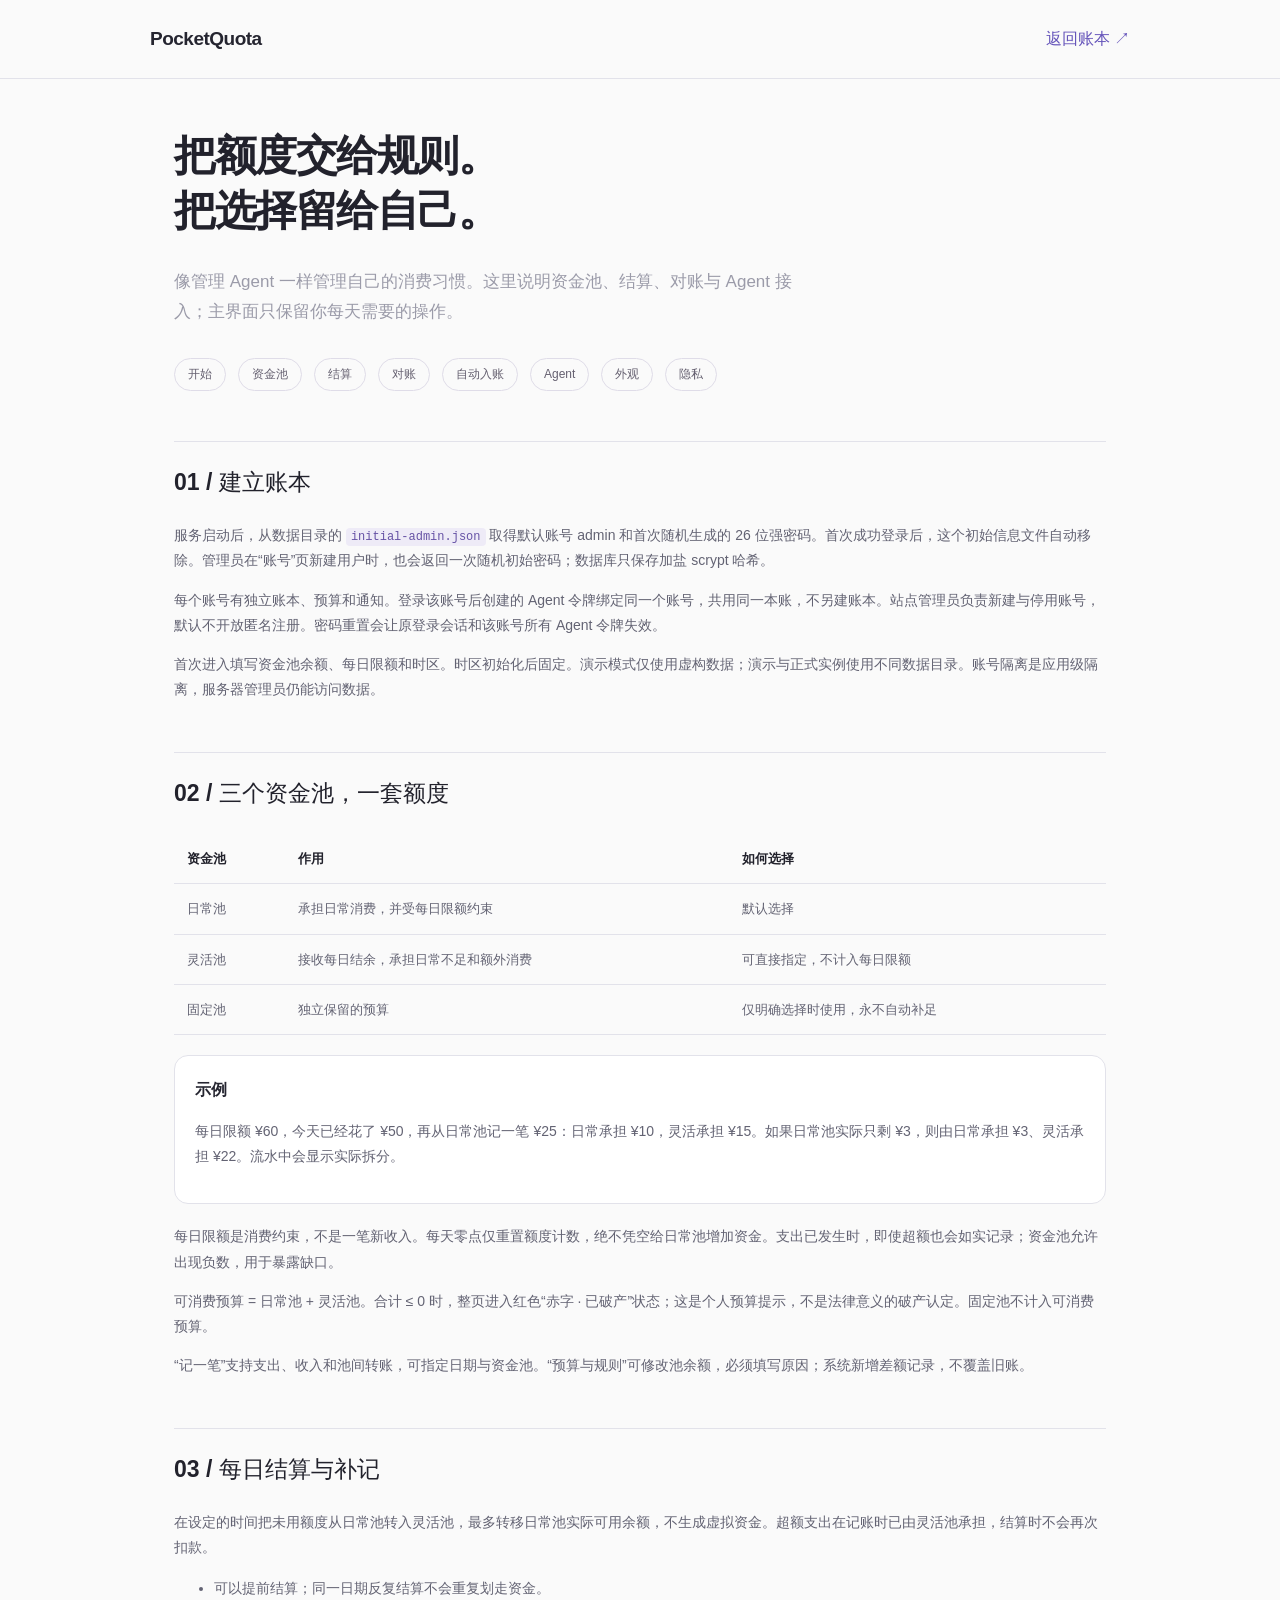
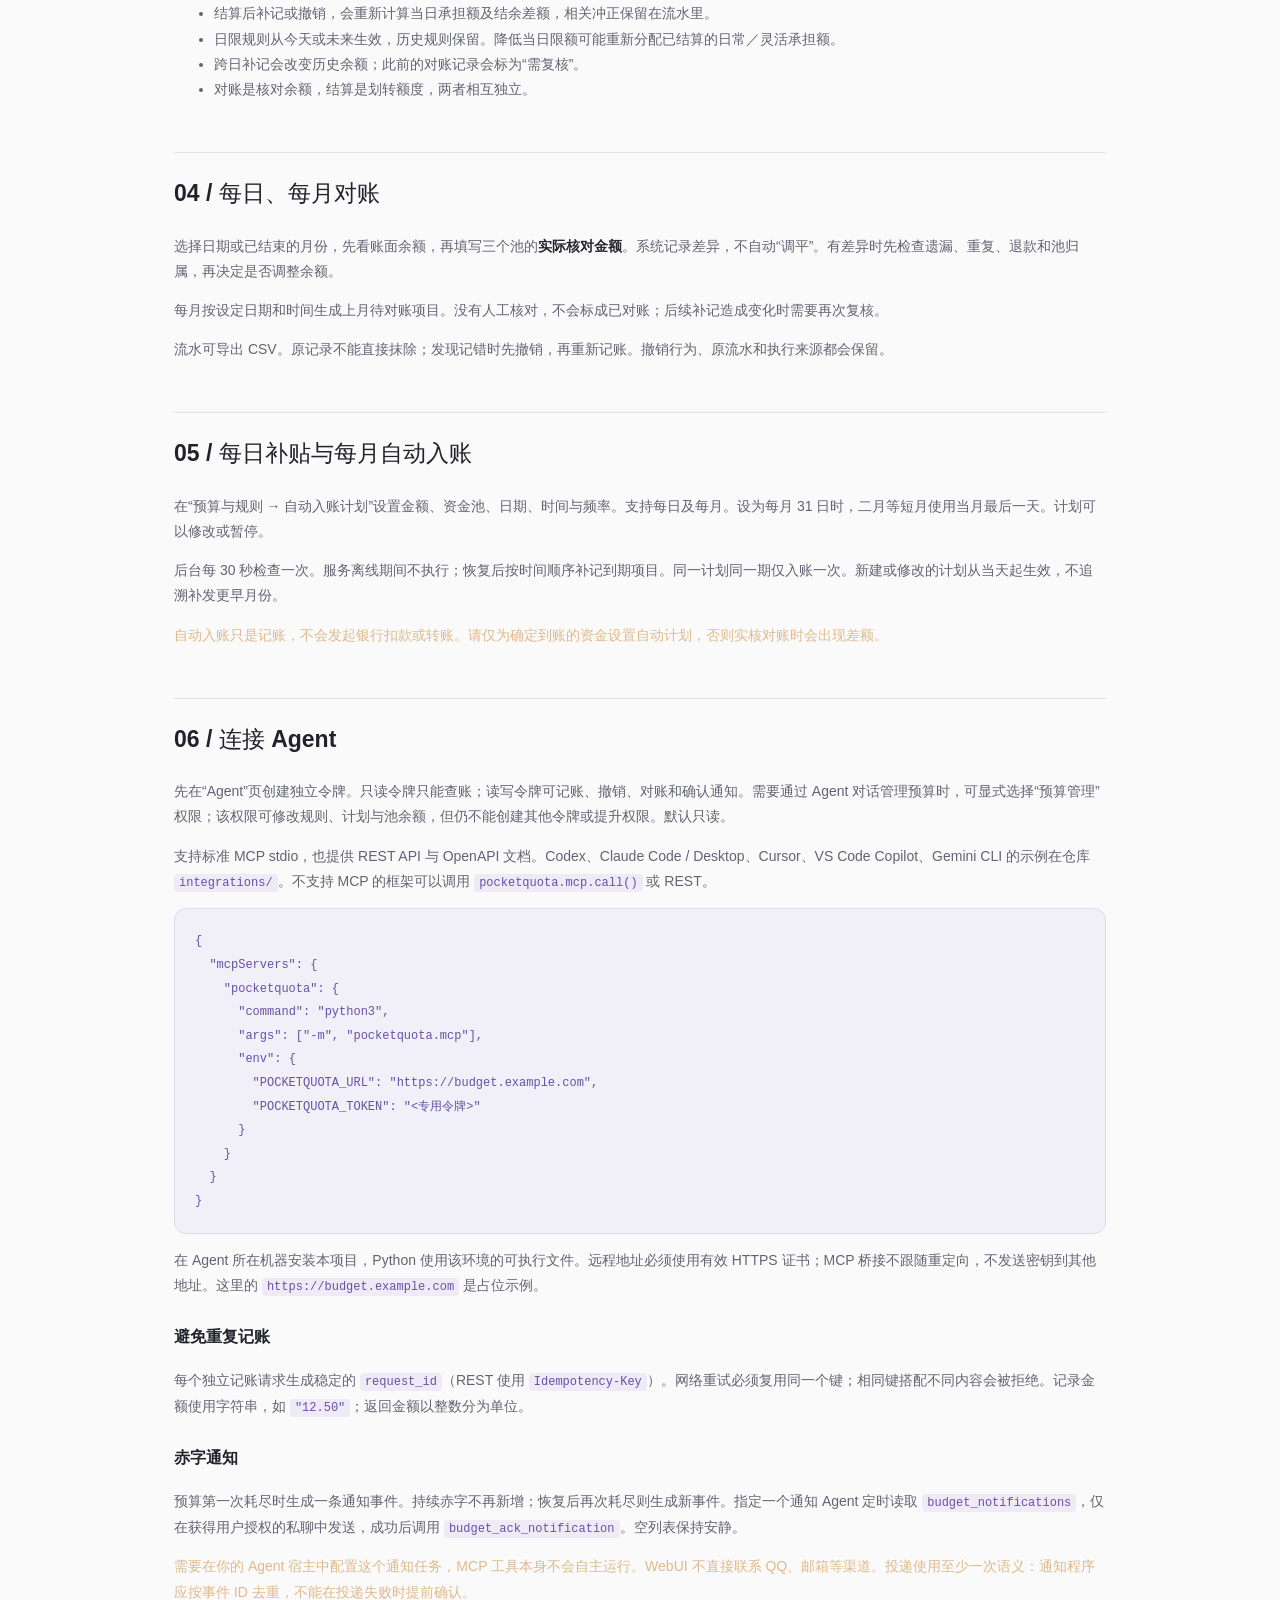
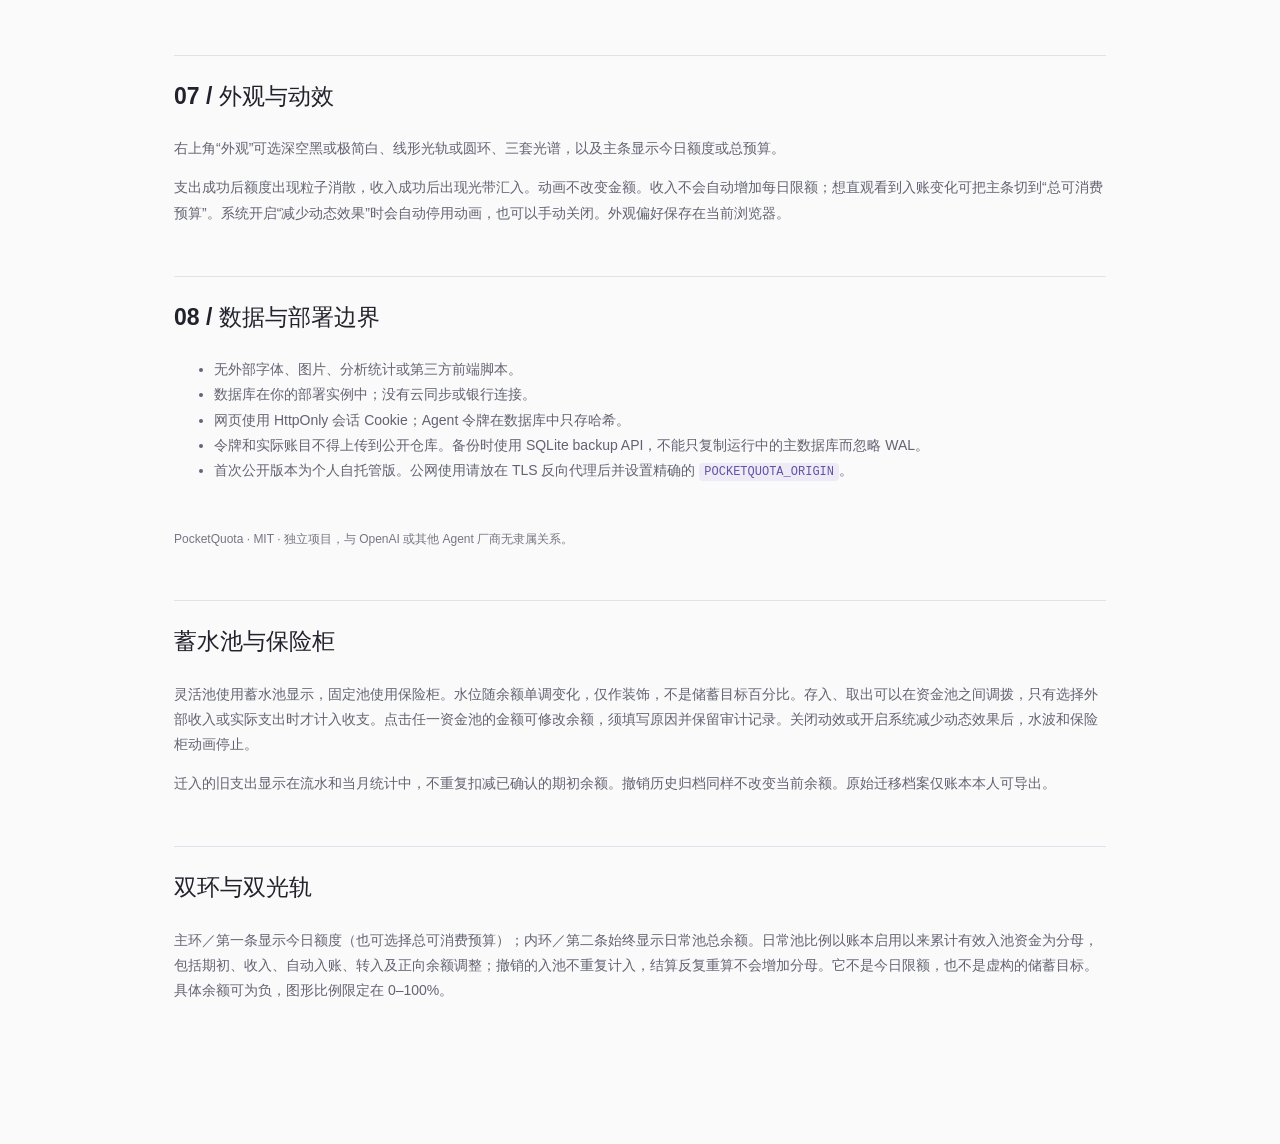
<file: pocketquota/static/guide.html>
<!doctype html>
<html lang="zh-CN">
  <head>
    <meta charset="UTF-8" />
    <meta name="viewport" content="width=device-width,initial-scale=1" />
    <title>PocketQuota · 使用指南</title>
    <style>
      :root {
        color-scheme: light dark;
        font-family:
          -apple-system, BlinkMacSystemFont, "Segoe UI", "PingFang SC",
          sans-serif;
        background: #131316;
        color: #ededf4;
        line-height: 1.8;
      }
      * {
        box-sizing: border-box;
      }
      body {
        margin: 0;
      }
      header {
        border-bottom: 1px solid #33333d;
        padding: 22px max(24px, calc((100vw - 980px) / 2));
        display: flex;
        justify-content: space-between;
        gap: 20px;
        align-items: center;
        white-space: nowrap;
      }
      header strong {
        font-size: 19px;
        letter-spacing: -0.5px;
      }
      a {
        color: #a9a1ff;
        text-decoration: none;
      }
      a:hover {
        text-decoration: underline;
      }
      main {
        max-width: 980px;
        margin: 50px auto;
        padding: 0 24px 80px;
      }
      h1 {
        font-size: 42px;
        letter-spacing: -1.5px;
        line-height: 1.3;
        font-weight: 600;
      }
      h2 {
        font-size: 23px;
        font-weight: 550;
        margin-top: 50px;
        padding-top: 20px;
        border-top: 1px solid #33333d;
      }
      h3 {
        font-size: 16px;
        margin-top: 25px;
      }
      p,
      li {
        color: #b2b2be;
        font-size: 14px;
      }
      nav {
        display: flex;
        gap: 12px;
        flex-wrap: wrap;
        margin: 30px 0;
      }
      nav a {
        font-size: 12px;
        border: 1px solid #383842;
        border-radius: 20px;
        padding: 5px 13px;
        color: #cccbd9;
      }
      .lead {
        font-size: 17px;
        color: #9b9ba9;
        max-width: 650px;
      }
      .card {
        padding: 20px;
        border: 1px solid #33333d;
        border-radius: 14px;
        background: #1c1c22;
        margin: 20px 0;
      }
      table {
        border-collapse: collapse;
        width: 100%;
        font-size: 13px;
        margin: 18px 0;
      }
      td,
      th {
        padding: 13px;
        border-bottom: 1px solid #34343e;
        text-align: left;
      }
      td {
        color: #b9b9c6;
      }
      code {
        font-family: ui-monospace, monospace;
        font-size: 12px;
        color: #b7acff;
        background: #24232f;
        padding: 2px 5px;
        border-radius: 4px;
      }
      pre {
        white-space: pre-wrap;
        overflow-wrap: anywhere;
        background: #1e1d27;
        border: 1px solid #373345;
        padding: 20px;
        border-radius: 12px;
      }
      pre code {
        padding: 0;
        background: none;
      }
      strong {
        color: #ededf4;
      }
      .note {
        color: #dfb98b;
      }
      .danger {
        border-left: 3px solid #ec6e90;
        padding-left: 18px;
      }
      footer {
        color: #767684;
        font-size: 12px;
        margin-top: 45px;
      }
      @media (prefers-color-scheme: light) {
        :root {
          background: #fafafa;
          color: #22222c;
        }
        header,
        h2,
        td,
        th {
          border-color: #e2e2ea;
        }
        p,
        li,
        td {
          color: #636373;
        }
        strong {
          color: #252530;
        }
        .card {
          background: #fff;
          border-color: #e2e2ea;
        }
        pre {
          background: #f1eff8;
          border-color: #e0dbee;
        }
        code {
          color: #6652a5;
          background: #eeebf7;
        }
        a {
          color: #6554ba;
        }
        nav a {
          color: #656070;
          border-color: #dfdce8;
        }
      }
      @media (max-width: 600px) {
        main {
          margin-top: 30px;
        }
        h1 {
          font-size: 32px;
        }
        header {
          padding: 20px;
          font-size: 12px;
        }
        td,
        th {
          padding: 9px;
          font-size: 12px;
        }
      }
    </style>
  </head>
  <body>
    <header><strong>PocketQuota</strong><a href="/">返回账本 ↗</a></header>
    <main>
      <h1>把额度交给规则。<br />把选择留给自己。</h1>
      <p class="lead">
        像管理 Agent 一样管理自己的消费习惯。这里说明资金池、结算、对账与 Agent
        接入；主界面只保留你每天需要的操作。
      </p>
      <nav>
        <a href="#start">开始</a><a href="#pools">资金池</a
        ><a href="#settle">结算</a><a href="#review">对账</a
        ><a href="#schedule">自动入账</a><a href="#agents">Agent</a
        ><a href="#appearance">外观</a><a href="#privacy">隐私</a>
      </nav>
      <h2 id="start">01 / 建立账本</h2>
      <p>
        服务启动后，从数据目录的
        <code>initial-admin.json</code>
        取得默认账号 admin 和首次随机生成的 26
        位强密码。首次成功登录后，这个初始信息文件自动移除。管理员在“账号”页新建用户时，也会返回一次随机初始密码；数据库只保存加盐
        scrypt 哈希。
      </p>
      <p>
        每个账号有独立账本、预算和通知。登录该账号后创建的 Agent
        令牌绑定同一个账号，共用同一本账，不另建账本。站点管理员负责新建与停用账号，默认不开放匿名注册。密码重置会让原登录会话和该账号所有
        Agent 令牌失效。
      </p>
      <p>
        首次进入填写资金池余额、每日限额和时区。时区初始化后固定。演示模式仅使用虚构数据；演示与正式实例使用不同数据目录。账号隔离是应用级隔离，服务器管理员仍能访问数据。
      </p>
      <h2 id="pools">02 / 三个资金池，一套额度</h2>
      <table>
        <tr>
          <th>资金池</th>
          <th>作用</th>
          <th>如何选择</th>
        </tr>
        <tr>
          <td>日常池</td>
          <td>承担日常消费，并受每日限额约束</td>
          <td>默认选择</td>
        </tr>
        <tr>
          <td>灵活池</td>
          <td>接收每日结余，承担日常不足和额外消费</td>
          <td>可直接指定，不计入每日限额</td>
        </tr>
        <tr>
          <td>固定池</td>
          <td>独立保留的预算</td>
          <td>仅明确选择时使用，永不自动补足</td>
        </tr>
      </table>
      <div class="card">
        <strong>示例</strong>
        <p>
          每日限额 ¥60，今天已经花了 ¥50，再从日常池记一笔 ¥25：日常承担
          ¥10，灵活承担 ¥15。如果日常池实际只剩 ¥3，则由日常承担 ¥3、灵活承担
          ¥22。流水中会显示实际拆分。
        </p>
      </div>
      <p>
        每日限额是消费约束，不是一笔新收入。每天零点仅重置额度计数，绝不凭空给日常池增加资金。支出已发生时，即使超额也会如实记录；资金池允许出现负数，用于暴露缺口。
      </p>
      <p>
        可消费预算 = 日常池 + 灵活池。合计 ≤ 0 时，整页进入红色“赤字 ·
        已破产”状态；这是个人预算提示，不是法律意义的破产认定。固定池不计入可消费预算。
      </p>
      <p>
        “记一笔”支持支出、收入和池间转账，可指定日期与资金池。“预算与规则”可修改池余额，必须填写原因；系统新增差额记录，不覆盖旧账。
      </p>
      <h2 id="settle">03 / 每日结算与补记</h2>
      <p>
        在设定的时间把未用额度从日常池转入灵活池，最多转移日常池实际可用余额，不生成虚拟资金。超额支出在记账时已由灵活池承担，结算时不会再次扣款。
      </p>
      <ul>
        <li>可以提前结算；同一日期反复结算不会重复划走资金。</li>
        <li>
          结算后补记或撤销，会重新计算当日承担额及结余差额，相关冲正保留在流水里。
        </li>
        <li>
          日限规则从今天或未来生效，历史规则保留。降低当日限额可能重新分配已结算的日常／灵活承担额。
        </li>
        <li>跨日补记会改变历史余额；此前的对账记录会标为“需复核”。</li>
        <li>对账是核对余额，结算是划转额度，两者相互独立。</li>
      </ul>
      <h2 id="review">04 / 每日、每月对账</h2>
      <p>
        选择日期或已结束的月份，先看账面余额，再填写三个池的<strong>实际核对金额</strong>。系统记录差异，不自动“调平”。有差异时先检查遗漏、重复、退款和池归属，再决定是否调整余额。
      </p>
      <p>
        每月按设定日期和时间生成上月待对账项目。没有人工核对，不会标成已对账；后续补记造成变化时需要再次复核。
      </p>
      <p>
        流水可导出
        CSV。原记录不能直接抹除；发现记错时先撤销，再重新记账。撤销行为、原流水和执行来源都会保留。
      </p>
      <h2 id="schedule">05 / 每日补贴与每月自动入账</h2>
      <p>
        在“预算与规则 →
        自动入账计划”设置金额、资金池、日期、时间与频率。支持每日及每月。设为每月
        31 日时，二月等短月使用当月最后一天。计划可以修改或暂停。
      </p>
      <p>
        后台每 30
        秒检查一次。服务离线期间不执行；恢复后按时间顺序补记到期项目。同一计划同一期仅入账一次。新建或修改的计划从当天起生效，不追溯补发更早月份。
      </p>
      <p class="note">
        自动入账只是记账，不会发起银行扣款或转账。请仅为确定到账的资金设置自动计划，否则实核对账时会出现差额。
      </p>
      <h2 id="agents">06 / 连接 Agent</h2>
      <p>
        先在“Agent”页创建独立令牌。只读令牌只能查账；读写令牌可记账、撤销、对账和确认通知。需要通过
        Agent
        对话管理预算时，可显式选择“预算管理”权限；该权限可修改规则、计划与池余额，但仍不能创建其他令牌或提升权限。默认只读。
      </p>
      <p>
        支持标准 MCP stdio，也提供 REST API 与 OpenAPI 文档。Codex、Claude Code
        / Desktop、Cursor、VS Code Copilot、Gemini CLI 的示例在仓库
        <code>integrations/</code>。不支持 MCP 的框架可以调用
        <code>pocketquota.mcp.call()</code> 或 REST。
      </p>
      <pre><code>{
  "mcpServers": {
    "pocketquota": {
      "command": "python3",
      "args": ["-m", "pocketquota.mcp"],
      "env": {
        "POCKETQUOTA_URL": "https://budget.example.com",
        "POCKETQUOTA_TOKEN": "&lt;专用令牌&gt;"
      }
    }
  }
}</code></pre>
      <p>
        在 Agent 所在机器安装本项目，Python
        使用该环境的可执行文件。远程地址必须使用有效 HTTPS 证书；MCP
        桥接不跟随重定向，不发送密钥到其他地址。这里的
        <code>https://budget.example.com</code> 是占位示例。
      </p>
      <h3>避免重复记账</h3>
      <p>
        每个独立记账请求生成稳定的 <code>request_id</code>（REST 使用
        <code>Idempotency-Key</code
        >）。网络重试必须复用同一个键；相同键搭配不同内容会被拒绝。记录金额使用字符串，如
        <code>"12.50"</code>；返回金额以整数分为单位。
      </p>
      <h3>赤字通知</h3>
      <p>
        预算第一次耗尽时生成一条通知事件。持续赤字不再新增；恢复后再次耗尽则生成新事件。指定一个通知
        Agent 定时读取
        <code>budget_notifications</code
        >，仅在获得用户授权的私聊中发送，成功后调用
        <code>budget_ack_notification</code>。空列表保持安静。
      </p>
      <p class="note">
        需要在你的 Agent 宿主中配置这个通知任务，MCP 工具本身不会自主运行。WebUI
        不直接联系 QQ、邮箱等渠道。投递使用至少一次语义：通知程序应按事件 ID
        去重，不能在投递失败时提前确认。
      </p>
      <h2 id="appearance">07 / 外观与动效</h2>
      <p>
        右上角“外观”可选深空黑或极简白、线形光轨或圆环、三套光谱，以及主条显示今日额度或总预算。
      </p>
      <p>
        支出成功后额度出现粒子消散，收入成功后出现光带汇入。动画不改变金额。收入不会自动增加每日限额；想直观看到入账变化可把主条切到“总可消费预算”。系统开启“减少动态效果”时会自动停用动画，也可以手动关闭。外观偏好保存在当前浏览器。
      </p>
      <h2 id="privacy">08 / 数据与部署边界</h2>
      <ul>
        <li>无外部字体、图片、分析统计或第三方前端脚本。</li>
        <li>数据库在你的部署实例中；没有云同步或银行连接。</li>
        <li>网页使用 HttpOnly 会话 Cookie；Agent 令牌在数据库中只存哈希。</li>
        <li>
          令牌和实际账目不得上传到公开仓库。备份时使用 SQLite backup
          API，不能只复制运行中的主数据库而忽略 WAL。
        </li>
        <li>
          首次公开版本为个人自托管版。公网使用请放在 TLS 反向代理后并设置精确的
          <code>POCKETQUOTA_ORIGIN</code>。
        </li>
      </ul>
      <footer>
        PocketQuota · MIT · 独立项目，与 OpenAI 或其他 Agent 厂商无隶属关系。
      </footer>
    <section><h2>蓄水池与保险柜</h2><p>灵活池使用蓄水池显示，固定池使用保险柜。水位随余额单调变化，仅作装饰，不是储蓄目标百分比。存入、取出可以在资金池之间调拨，只有选择外部收入或实际支出时才计入收支。点击任一资金池的金额可修改余额，须填写原因并保留审计记录。关闭动效或开启系统减少动态效果后，水波和保险柜动画停止。</p><p>迁入的旧支出显示在流水和当月统计中，不重复扣减已确认的期初余额。撤销历史归档同样不改变当前余额。原始迁移档案仅账本本人可导出。</p></section><section><h2>双环与双光轨</h2><p>主环／第一条显示今日额度（也可选择总可消费预算）；内环／第二条始终显示日常池总余额。日常池比例以账本启用以来累计有效入池资金为分母，包括期初、收入、自动入账、转入及正向余额调整；撤销的入池不重复计入，结算反复重算不会增加分母。它不是今日限额，也不是虚构的储蓄目标。具体余额可为负，图形比例限定在 0–100%。</p></section></main>
  </body>
</html>
</file>
